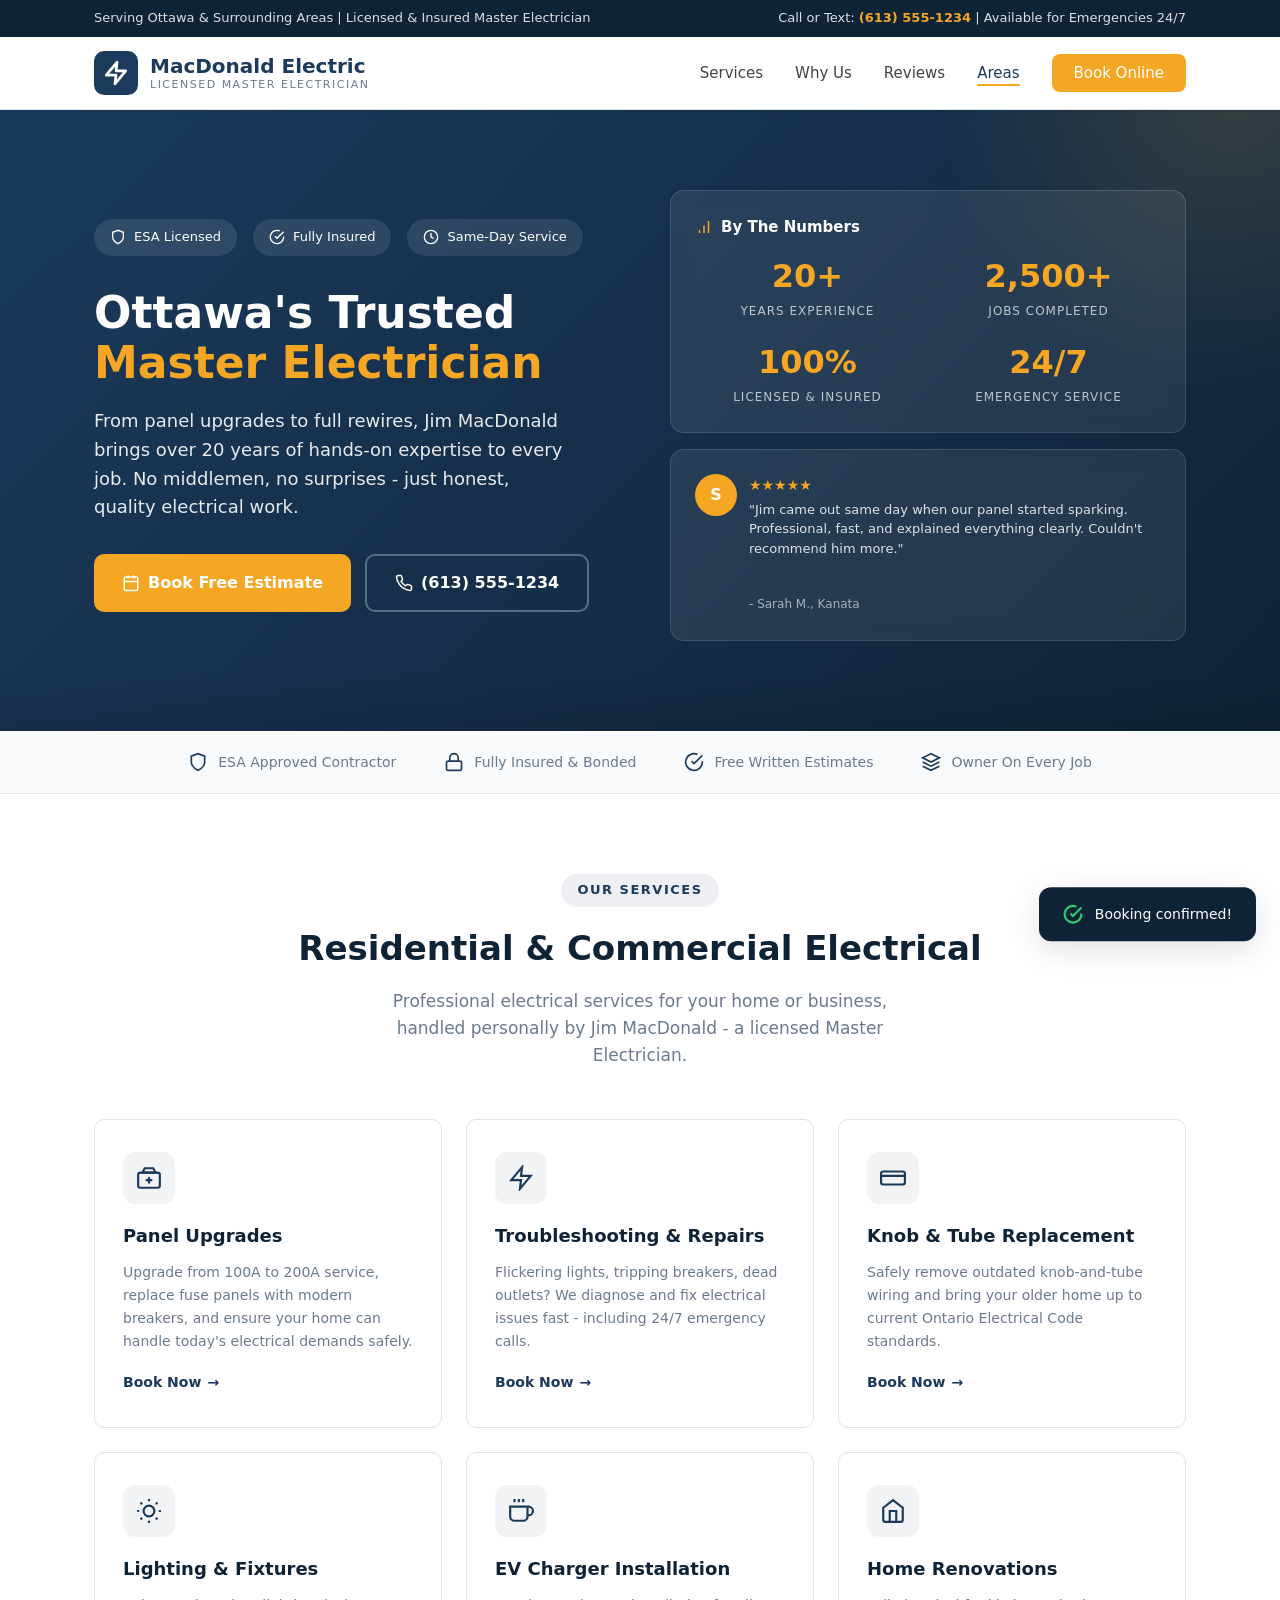
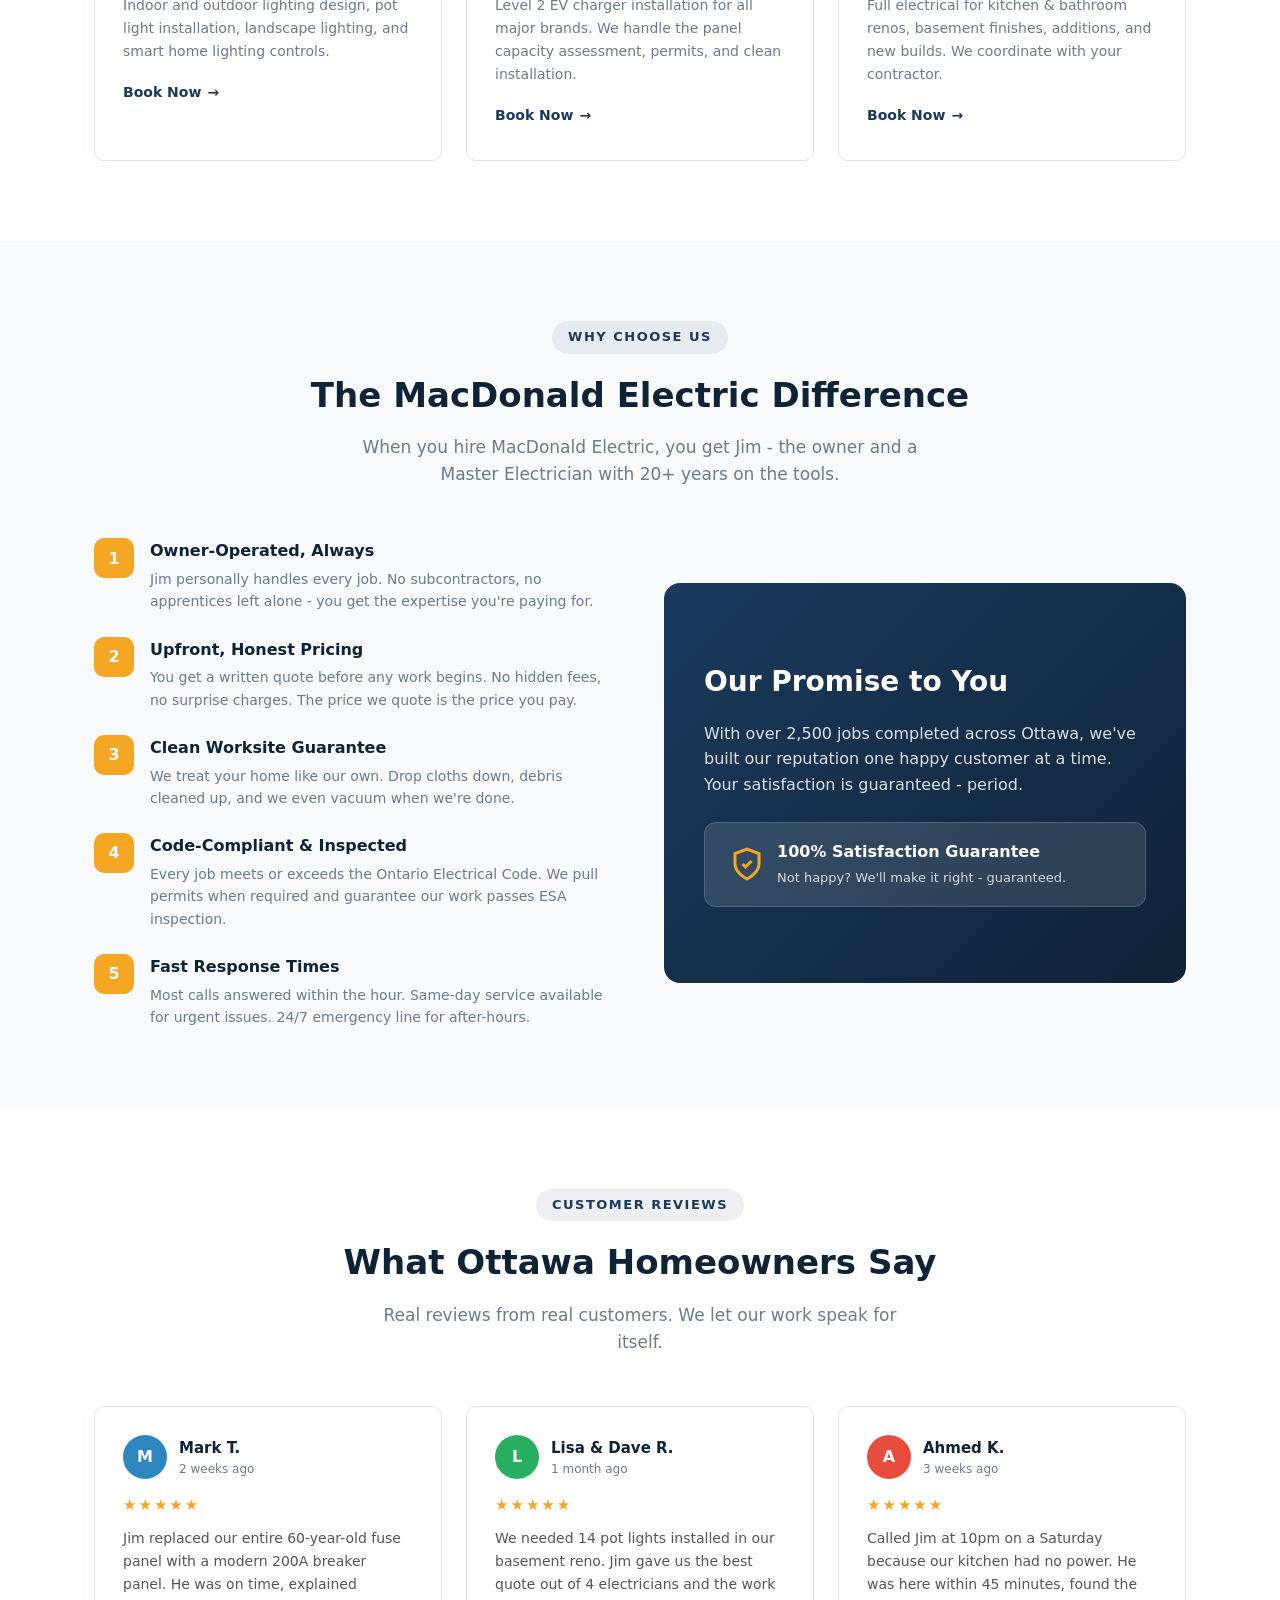
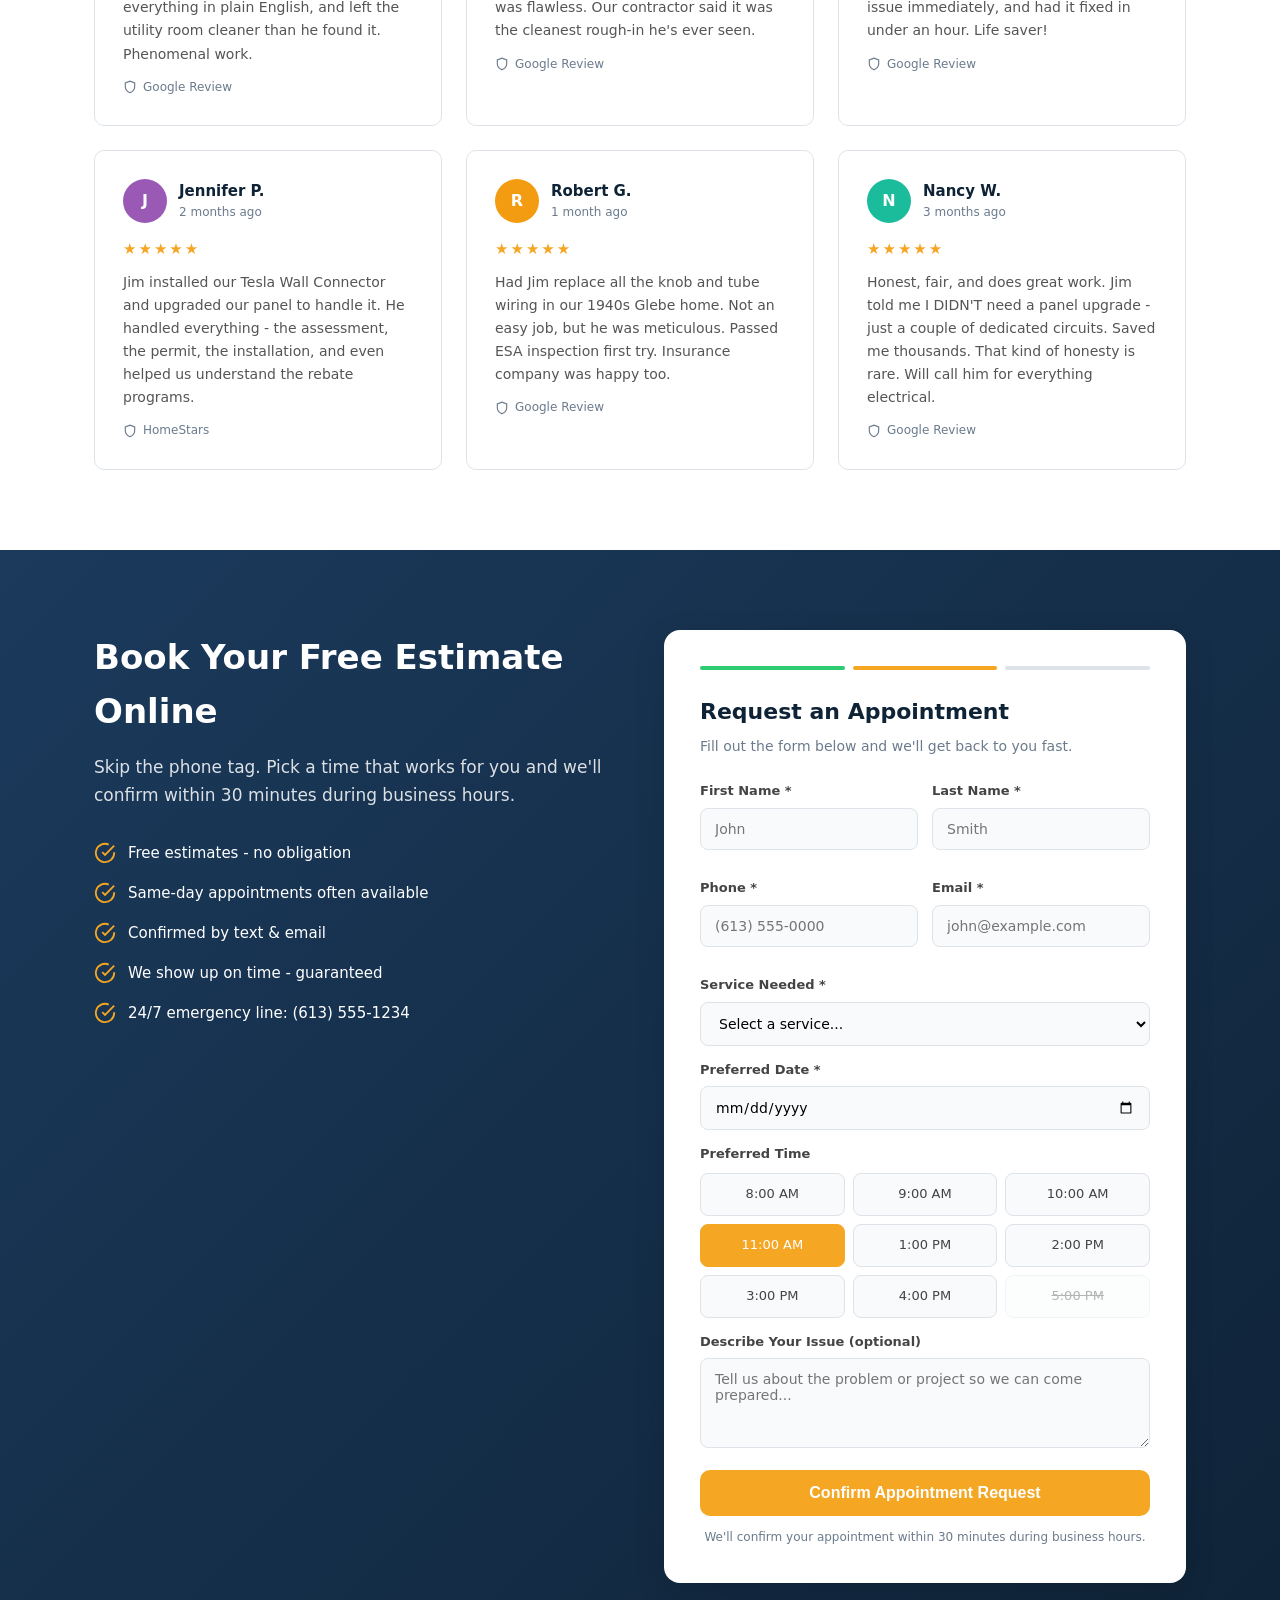
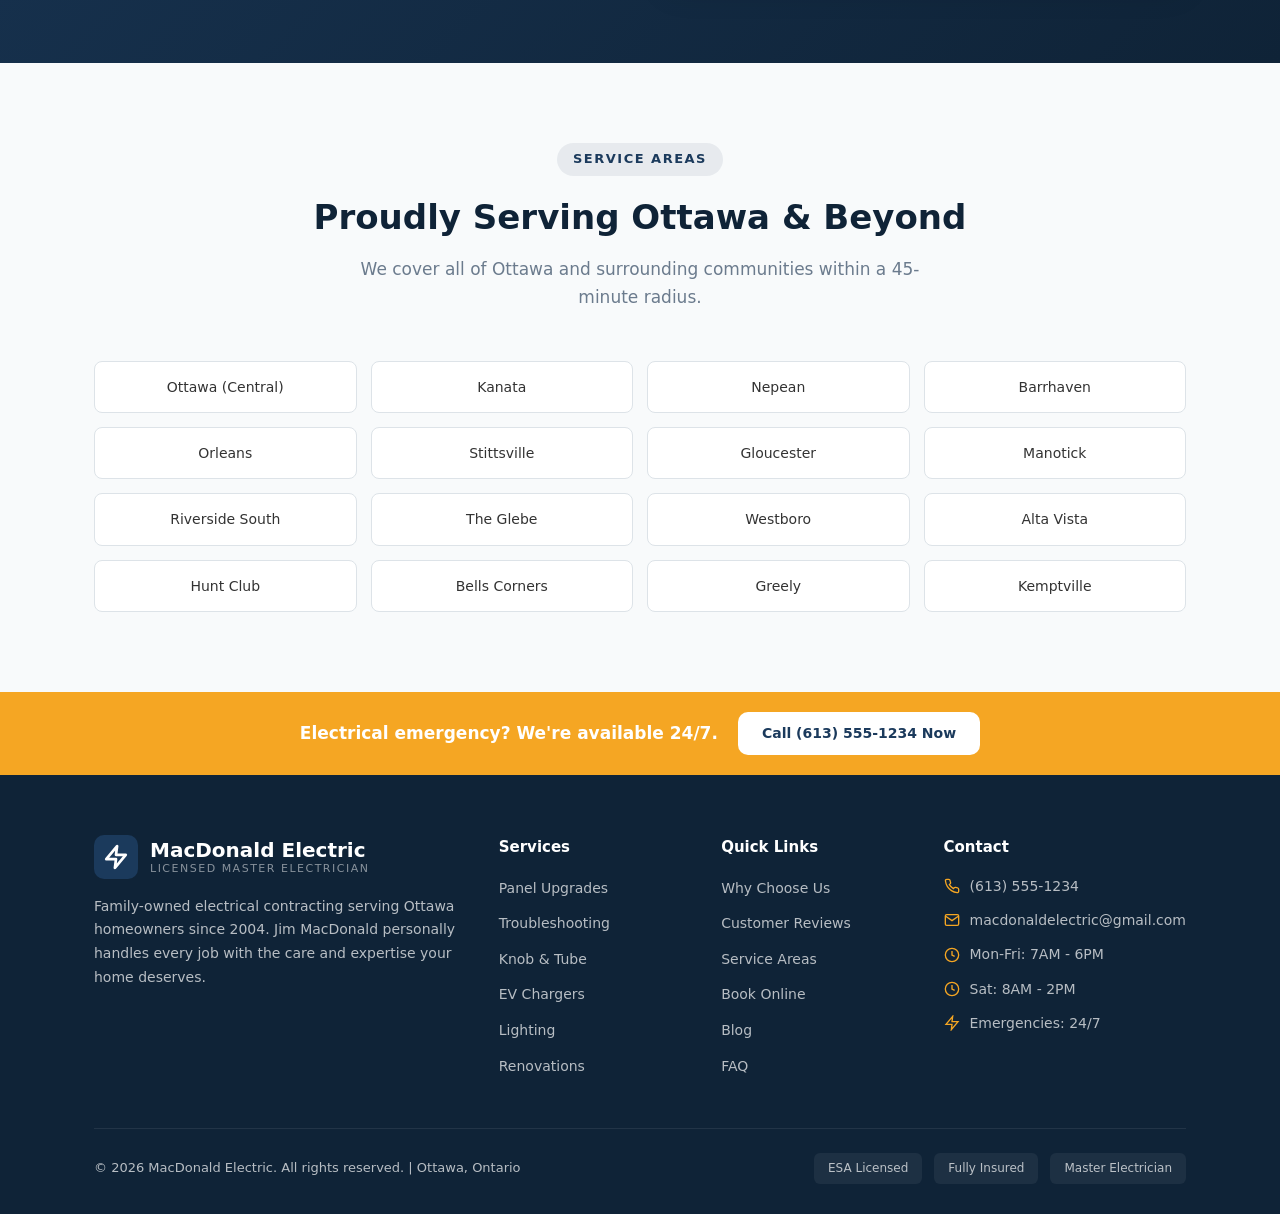
<file: macdonald-electric.html>
<!DOCTYPE html>
<html lang="en">
<!--
  MacDonald Electric - Full Interactive Website

  FORM INTEGRATION INSTRUCTIONS:
  To connect the booking form to receive actual submissions, choose one of these options:

  1. FORMSPREE (Easiest - Free tier available):
     - Go to https://formspree.io/
     - Create a free account
     - Create a new form and get your form ID
     - In the JavaScript (line ~732), uncomment the fetch() call and replace YOUR_FORM_ID with your actual ID
     - Example: https://formspree.io/f/xyzabc123

  2. NETLIFY FORMS (If hosted on Netlify):
     - Add 'data-netlify="true"' attribute to the <form> tag
     - Netlify will automatically handle submissions

  3. CUSTOM BACKEND:
     - Replace the fetch URL with your own API endpoint
     - Ensure CORS is properly configured
     - Return appropriate success/error responses

  The form currently logs data to console for testing purposes.
-->
<head>
<meta charset="UTF-8">
<meta name="viewport" content="width=device-width, initial-scale=1.0">
<title>MacDonald Electric | Licensed Electrician - Ottawa, ON</title>
<meta name="robots" content="noindex, nofollow"><!-- Hidden page - not indexed by search engines -->
<style>
  /* Reset & Base */
  *, *::before, *::after { box-sizing: border-box; margin: 0; padding: 0; }
  :root {
    --primary: #1B3A5C;
    --accent: #F5A623;
    --accent-hover: #E0951A;
    --dark: #0F2337;
    --light: #F8FAFB;
    --gray: #6B7B8D;
    --border: #DDE3E8;
    --success: #2ECC71;
    --white: #FFFFFF;
    --shadow: 0 2px 12px rgba(0,0,0,0.08);
    --shadow-lg: 0 8px 32px rgba(0,0,0,0.12);
    --radius: 10px;
    --transition: all 0.3s ease;
  }
  html { scroll-behavior: smooth; }
  body { font-family: 'Segoe UI', system-ui, -apple-system, sans-serif; color: #333; line-height: 1.6; background: var(--white); }
  img { max-width: 100%; display: block; }
  a { text-decoration: none; color: inherit; }
  .container { max-width: 1140px; margin: 0 auto; padding: 0 24px; }

  /* ===== TOP BAR ===== */
  .top-bar { background: var(--dark); color: rgba(255,255,255,0.85); font-size: 13px; padding: 8px 0; }
  .top-bar .container { display: flex; justify-content: space-between; align-items: center; flex-wrap: wrap; gap: 8px; }
  .top-bar a { color: var(--accent); font-weight: 600; }
  .top-bar a:hover { text-decoration: underline; }

  /* ===== NAVBAR ===== */
  .navbar { background: var(--white); border-bottom: 1px solid var(--border); position: sticky; top: 0; z-index: 1000; box-shadow: 0 1px 4px rgba(0,0,0,0.04); }
  .navbar .container { display: flex; justify-content: space-between; align-items: center; height: 72px; }
  .logo { display: flex; align-items: center; gap: 12px; }
  .logo-icon { width: 44px; height: 44px; background: var(--primary); border-radius: 10px; display: flex; align-items: center; justify-content: center; }
  .logo-icon svg { width: 26px; height: 26px; }
  .logo-text { font-size: 20px; font-weight: 700; color: var(--primary); line-height: 1.2; }
  .logo-text span { display: block; font-size: 11px; font-weight: 500; color: var(--gray); letter-spacing: 1.5px; text-transform: uppercase; }
  .nav-links { display: flex; gap: 32px; align-items: center; list-style: none; }
  .nav-links a { font-size: 15px; font-weight: 500; color: #444; transition: var(--transition); position: relative; }
  .nav-links a:hover, .nav-links a.active { color: var(--primary); }
  .nav-links a.active::after { content: ''; position: absolute; bottom: -4px; left: 0; right: 0; height: 2px; background: var(--accent); border-radius: 2px; }
  .nav-cta { background: var(--accent); color: var(--white) !important; padding: 10px 22px; border-radius: 8px; font-weight: 600; transition: var(--transition); }
  .nav-cta:hover { background: var(--accent-hover); transform: translateY(-1px); }
  .nav-cta::after { display: none !important; }
  .mobile-toggle { display: none; background: none; border: none; cursor: pointer; padding: 8px; }
  .mobile-toggle span { display: block; width: 24px; height: 2px; background: var(--primary); margin: 5px 0; border-radius: 2px; transition: var(--transition); }
  .mobile-toggle.active span:nth-child(1) { transform: rotate(45deg) translateY(10px); }
  .mobile-toggle.active span:nth-child(2) { opacity: 0; }
  .mobile-toggle.active span:nth-child(3) { transform: rotate(-45deg) translateY(-10px); }

  /* ===== HERO ===== */
  .hero { background: linear-gradient(135deg, var(--primary) 0%, var(--dark) 100%); color: var(--white); padding: 80px 0 90px; position: relative; overflow: hidden; }
  .hero::before { content: ''; position: absolute; top: -50%; right: -20%; width: 600px; height: 600px; background: radial-gradient(circle, rgba(245,166,35,0.15) 0%, transparent 70%); pointer-events: none; }
  .hero::after { content: ''; position: absolute; bottom: 0; left: 0; right: 0; height: 60px; background: linear-gradient(transparent, rgba(0,0,0,0.1)); pointer-events: none; }
  .hero .container { display: grid; grid-template-columns: 1fr 1fr; gap: 60px; align-items: center; position: relative; z-index: 1; }
  .hero h1 { font-size: 44px; font-weight: 800; line-height: 1.15; margin-bottom: 18px; }
  .hero h1 em { font-style: normal; color: var(--accent); }
  .hero p { font-size: 18px; opacity: 0.9; margin-bottom: 32px; max-width: 480px; }
  .hero-badges { display: flex; gap: 16px; margin-bottom: 32px; flex-wrap: wrap; }
  .hero-badge { display: flex; align-items: center; gap: 8px; background: rgba(255,255,255,0.1); padding: 8px 16px; border-radius: 100px; font-size: 13px; font-weight: 500; backdrop-filter: blur(4px); }
  .hero-badge svg { width: 16px; height: 16px; flex-shrink: 0; }
  .hero-btns { display: flex; gap: 14px; flex-wrap: wrap; }
  .btn { display: inline-flex; align-items: center; gap: 8px; padding: 14px 28px; border-radius: 10px; font-size: 16px; font-weight: 600; cursor: pointer; border: none; transition: var(--transition); }
  .btn-primary { background: var(--accent); color: var(--white); }
  .btn-primary:hover { background: var(--accent-hover); transform: translateY(-2px); box-shadow: 0 6px 20px rgba(245,166,35,0.3); }
  .btn-outline { background: transparent; color: var(--white); border: 2px solid rgba(255,255,255,0.3); }
  .btn-outline:hover { background: rgba(255,255,255,0.1); border-color: rgba(255,255,255,0.5); }
  .hero-visual { display: flex; flex-direction: column; gap: 16px; }
  .hero-card { background: rgba(255,255,255,0.08); backdrop-filter: blur(10px); border: 1px solid rgba(255,255,255,0.12); border-radius: 14px; padding: 24px; }
  .hero-card h3 { font-size: 15px; font-weight: 600; margin-bottom: 12px; display: flex; align-items: center; gap: 8px; }
  .hero-stats { display: grid; grid-template-columns: 1fr 1fr; gap: 16px; }
  .stat { text-align: center; }
  .stat .num { font-size: 32px; font-weight: 800; color: var(--accent); }
  .stat .label { font-size: 12px; opacity: 0.7; text-transform: uppercase; letter-spacing: 1px; }
  .hero-review { display: flex; gap: 12px; align-items: flex-start; }
  .hero-review-avatar { width: 42px; height: 42px; background: var(--accent); border-radius: 50%; display: flex; align-items: center; justify-content: center; font-weight: 700; font-size: 16px; flex-shrink: 0; }
  .hero-review .stars { color: var(--accent); font-size: 14px; margin-bottom: 4px; }
  .hero-review p { font-size: 13px; opacity: 0.85; line-height: 1.5; }
  .hero-review cite { font-size: 12px; opacity: 0.6; font-style: normal; }

  /* ===== TRUST BAR ===== */
  .trust-bar { background: var(--light); border-bottom: 1px solid var(--border); padding: 20px 0; }
  .trust-items { display: flex; justify-content: center; gap: 48px; flex-wrap: wrap; }
  .trust-item { display: flex; align-items: center; gap: 10px; font-size: 14px; font-weight: 500; color: var(--gray); }
  .trust-item svg { width: 20px; height: 20px; color: var(--primary); }

  /* ===== SECTIONS ===== */
  .section { padding: 80px 0; }
  .section-alt { background: var(--light); }
  .section-header { text-align: center; margin-bottom: 50px; }
  .section-header .tag { display: inline-block; background: rgba(27,58,92,0.08); color: var(--primary); padding: 6px 16px; border-radius: 100px; font-size: 13px; font-weight: 600; text-transform: uppercase; letter-spacing: 1.5px; margin-bottom: 14px; }
  .section-header h2 { font-size: 34px; font-weight: 700; color: var(--dark); margin-bottom: 12px; }
  .section-header p { font-size: 17px; color: var(--gray); max-width: 560px; margin: 0 auto; }

  /* ===== SERVICES ===== */
  .services-grid { display: grid; grid-template-columns: repeat(3, 1fr); gap: 24px; }
  .service-card { background: var(--white); border: 1px solid var(--border); border-radius: var(--radius); padding: 32px 28px; transition: var(--transition); position: relative; overflow: hidden; }
  .service-card:hover { transform: translateY(-4px); box-shadow: var(--shadow-lg); border-color: var(--accent); }
  .service-card::before { content: ''; position: absolute; top: 0; left: 0; right: 0; height: 3px; background: var(--accent); transform: scaleX(0); transition: var(--transition); }
  .service-card:hover::before { transform: scaleX(1); }
  .service-icon { width: 52px; height: 52px; background: rgba(27,58,92,0.06); border-radius: 12px; display: flex; align-items: center; justify-content: center; margin-bottom: 18px; }
  .service-icon svg { width: 26px; height: 26px; color: var(--primary); }
  .service-card h3 { font-size: 18px; font-weight: 700; color: var(--dark); margin-bottom: 10px; }
  .service-card p { font-size: 14px; color: var(--gray); line-height: 1.65; margin-bottom: 16px; }
  .service-link { font-size: 14px; font-weight: 600; color: var(--primary); display: inline-flex; align-items: center; gap: 6px; transition: var(--transition); }
  .service-link:hover { color: var(--accent); gap: 10px; }

  /* ===== WHY US ===== */
  .why-grid { display: grid; grid-template-columns: 1fr 1fr; gap: 48px; align-items: center; }
  .why-list { display: flex; flex-direction: column; gap: 24px; }
  .why-item { display: flex; gap: 16px; }
  .why-num { width: 40px; height: 40px; background: var(--accent); color: var(--white); border-radius: 10px; display: flex; align-items: center; justify-content: center; font-weight: 700; font-size: 16px; flex-shrink: 0; }
  .why-item h4 { font-size: 16px; font-weight: 700; color: var(--dark); margin-bottom: 4px; }
  .why-item p { font-size: 14px; color: var(--gray); }
  .why-image { background: linear-gradient(135deg, var(--primary), var(--dark)); border-radius: 16px; padding: 40px; color: var(--white); min-height: 400px; display: flex; flex-direction: column; justify-content: center; }
  .why-image h3 { font-size: 28px; font-weight: 700; margin-bottom: 16px; }
  .why-image p { opacity: 0.85; margin-bottom: 24px; }
  .guarantee-badge { display: inline-flex; align-items: center; gap: 12px; background: rgba(255,255,255,0.12); padding: 16px 24px; border-radius: 12px; border: 1px solid rgba(255,255,255,0.15); }
  .guarantee-badge svg { width: 36px; height: 36px; color: var(--accent); flex-shrink: 0; }

  /* ===== REVIEWS ===== */
  .reviews-grid { display: grid; grid-template-columns: repeat(3, 1fr); gap: 24px; }
  .review-card { background: var(--white); border: 1px solid var(--border); border-radius: var(--radius); padding: 28px; transition: var(--transition); }
  .review-card:hover { box-shadow: var(--shadow); }
  .review-header { display: flex; align-items: center; gap: 12px; margin-bottom: 14px; }
  .review-avatar { width: 44px; height: 44px; border-radius: 50%; display: flex; align-items: center; justify-content: center; font-weight: 700; color: var(--white); font-size: 16px; }
  .review-name { font-weight: 600; color: var(--dark); font-size: 15px; }
  .review-date { font-size: 12px; color: var(--gray); }
  .review-stars { color: var(--accent); font-size: 15px; margin-bottom: 10px; letter-spacing: 2px; }
  .review-text { font-size: 14px; color: #555; line-height: 1.65; }
  .review-source { font-size: 12px; color: var(--gray); margin-top: 12px; display: flex; align-items: center; gap: 6px; }

  /* ===== BOOKING ===== */
  .booking-section { background: linear-gradient(135deg, var(--primary) 0%, var(--dark) 100%); color: var(--white); padding: 80px 0; }
  .booking-grid { display: grid; grid-template-columns: 1fr 1fr; gap: 48px; align-items: start; }
  .booking-info h2 { font-size: 34px; font-weight: 700; margin-bottom: 16px; }
  .booking-info p { opacity: 0.85; font-size: 17px; margin-bottom: 32px; }
  .booking-perks { display: flex; flex-direction: column; gap: 16px; }
  .booking-perk { display: flex; align-items: center; gap: 12px; font-size: 15px; }
  .booking-perk svg { width: 22px; height: 22px; color: var(--accent); flex-shrink: 0; }
  .booking-form-card { background: var(--white); border-radius: 16px; padding: 36px; box-shadow: var(--shadow-lg); }
  .booking-form-card h3 { color: var(--dark); font-size: 22px; font-weight: 700; margin-bottom: 6px; }
  .booking-form-card .subtitle { color: var(--gray); font-size: 14px; margin-bottom: 24px; }
  .form-row { display: grid; grid-template-columns: 1fr 1fr; gap: 14px; margin-bottom: 14px; }
  .form-group { margin-bottom: 14px; }
  .form-group label { display: block; font-size: 13px; font-weight: 600; color: #444; margin-bottom: 6px; }
  .form-group input, .form-group select, .form-group textarea {
    width: 100%; padding: 12px 14px; border: 1px solid var(--border); border-radius: 8px;
    font-size: 14px; font-family: inherit; transition: var(--transition); background: var(--light);
  }
  .form-group input:focus, .form-group select:focus, .form-group textarea:focus {
    outline: none; border-color: var(--accent); background: var(--white); box-shadow: 0 0 0 3px rgba(245,166,35,0.1);
  }
  .form-group textarea { resize: vertical; min-height: 80px; }
  .form-submit { width: 100%; padding: 14px; background: var(--accent); color: var(--white); border: none; border-radius: 10px; font-size: 16px; font-weight: 700; cursor: pointer; transition: var(--transition); }
  .form-submit:hover { background: var(--accent-hover); transform: translateY(-1px); }
  .form-note { text-align: center; font-size: 12px; color: var(--gray); margin-top: 12px; }

  /* Steps indicator */
  .booking-steps { display: flex; gap: 8px; margin-bottom: 24px; }
  .step { flex: 1; height: 4px; border-radius: 4px; background: var(--border); }
  .step.active { background: var(--accent); }
  .step.done { background: var(--success); }

  /* Date/time picker */
  .time-slots { display: grid; grid-template-columns: repeat(3, 1fr); gap: 8px; margin-top: 8px; }
  .time-slot { padding: 10px; text-align: center; border: 1px solid var(--border); border-radius: 8px; font-size: 13px; font-weight: 500; cursor: pointer; transition: var(--transition); background: var(--light); color: #444; }
  .time-slot:hover { border-color: var(--accent); background: rgba(245,166,35,0.05); }
  .time-slot.selected { background: var(--accent); color: var(--white); border-color: var(--accent); }
  .time-slot.unavailable { opacity: 0.4; cursor: not-allowed; text-decoration: line-through; }

  /* ===== SERVICE AREAS ===== */
  .areas-grid { display: grid; grid-template-columns: repeat(4, 1fr); gap: 14px; }
  .area-tag { background: var(--white); border: 1px solid var(--border); border-radius: 8px; padding: 14px 18px; text-align: center; font-size: 14px; font-weight: 500; transition: var(--transition); }
  .area-tag:hover { border-color: var(--accent); background: rgba(245,166,35,0.04); }

  /* ===== FOOTER ===== */
  .footer { background: var(--dark); color: rgba(255,255,255,0.7); padding: 60px 0 30px; }
  .footer-grid { display: grid; grid-template-columns: 2fr 1fr 1fr 1fr; gap: 40px; margin-bottom: 40px; }
  .footer h4 { color: var(--white); font-size: 15px; font-weight: 600; margin-bottom: 16px; }
  .footer-about p { font-size: 14px; line-height: 1.7; margin-bottom: 16px; }
  .footer-links { list-style: none; }
  .footer-links li { margin-bottom: 10px; }
  .footer-links a { font-size: 14px; transition: var(--transition); }
  .footer-links a:hover { color: var(--accent); }
  .footer-contact-item { display: flex; align-items: center; gap: 10px; margin-bottom: 12px; font-size: 14px; }
  .footer-contact-item svg { width: 16px; height: 16px; color: var(--accent); flex-shrink: 0; }
  .footer-bottom { border-top: 1px solid rgba(255,255,255,0.08); padding-top: 24px; display: flex; justify-content: space-between; align-items: center; font-size: 13px; flex-wrap: wrap; gap: 12px; }
  .footer-badges { display: flex; gap: 12px; }
  .footer-badge { background: rgba(255,255,255,0.06); padding: 6px 14px; border-radius: 6px; font-size: 12px; }

  /* ===== CTA BANNER ===== */
  .cta-banner { background: var(--accent); padding: 20px 0; text-align: center; }
  .cta-banner .container { display: flex; justify-content: center; align-items: center; gap: 20px; flex-wrap: wrap; }
  .cta-banner p { font-size: 17px; font-weight: 600; color: var(--white); }
  .cta-banner .btn { background: var(--white); color: var(--primary); padding: 10px 24px; font-size: 14px; }
  .cta-banner .btn:hover { background: var(--light); }

  /* ===== TOAST / NOTIFICATION ===== */
  .toast { position: fixed; bottom: 24px; right: 24px; background: var(--dark); color: var(--white); padding: 16px 24px; border-radius: 12px; font-size: 14px; display: flex; align-items: center; gap: 12px; box-shadow: var(--shadow-lg); z-index: 9999; transform: translateY(120%); transition: transform 0.4s ease; }
  .toast.show { transform: translateY(0); }
  .toast svg { width: 20px; height: 20px; color: var(--success); flex-shrink: 0; }

  /* ===== RESPONSIVE ===== */
  @media (max-width: 900px) {
    .hero .container, .why-grid, .booking-grid, .footer-grid { grid-template-columns: 1fr; }
    .services-grid, .reviews-grid { grid-template-columns: 1fr 1fr; }
    .areas-grid { grid-template-columns: repeat(3, 1fr); }
    .hero h1 { font-size: 32px; }
    .nav-links {
      display: none;
      position: absolute;
      top: 72px;
      left: 0;
      right: 0;
      background: var(--white);
      flex-direction: column;
      padding: 20px 24px;
      box-shadow: 0 4px 12px rgba(0,0,0,0.1);
      gap: 16px;
    }
    .nav-links.show { display: flex; }
    .mobile-toggle { display: block; }
  }
  @media (max-width: 600px) {
    .services-grid, .reviews-grid { grid-template-columns: 1fr; }
    .areas-grid { grid-template-columns: repeat(2, 1fr); }
    .form-row { grid-template-columns: 1fr; }
    .time-slots { grid-template-columns: repeat(2, 1fr); }
  }

  /* ===== MODAL ===== */
  .modal-overlay { position: fixed; inset: 0; background: rgba(0,0,0,0.5); z-index: 10000; display: none; align-items: center; justify-content: center; backdrop-filter: blur(4px); }
  .modal-overlay.active { display: flex; }
  .modal { background: var(--white); border-radius: 16px; padding: 40px; max-width: 480px; width: 90%; text-align: center; box-shadow: var(--shadow-lg); position: relative; }
  .modal-close { position: absolute; top: 16px; right: 16px; background: none; border: none; font-size: 22px; cursor: pointer; color: var(--gray); width: 32px; height: 32px; border-radius: 50%; display: flex; align-items: center; justify-content: center; }
  .modal-close:hover { background: var(--light); }
  .modal-icon { width: 64px; height: 64px; background: rgba(46,204,113,0.1); border-radius: 50%; display: flex; align-items: center; justify-content: center; margin: 0 auto 20px; }
  .modal-icon svg { width: 32px; height: 32px; color: var(--success); }
  .modal h3 { font-size: 22px; font-weight: 700; color: var(--dark); margin-bottom: 10px; }
  .modal p { font-size: 15px; color: var(--gray); margin-bottom: 24px; line-height: 1.6; }
  .modal .btn { width: 100%; justify-content: center; }

  /* Animations */
  @keyframes fadeUp { from { opacity: 0; transform: translateY(20px); } to { opacity: 1; transform: translateY(0); } }
  .animate { animation: fadeUp 0.6s ease forwards; }
</style>
</head>
<body>

<!-- Top Bar -->
<div class="top-bar">
  <div class="container">
    <span>Serving Ottawa & Surrounding Areas | Licensed & Insured Master Electrician</span>
    <span>Call or Text: <a href="tel:6135551234">(613) 555-1234</a> | Available for Emergencies 24/7</span>
  </div>
</div>

<!-- Navbar -->
<nav class="navbar">
  <div class="container">
    <a href="#" class="logo">
      <div class="logo-icon">
        <svg viewBox="0 0 24 24" fill="none" stroke="white" stroke-width="2.5" stroke-linecap="round" stroke-linejoin="round"><path d="M13 2L3 14h9l-1 8 10-12h-9l1-8z"/></svg>
      </div>
      <div class="logo-text">
        MacDonald Electric
        <span>Licensed Master Electrician</span>
      </div>
    </a>
    <ul class="nav-links">
      <li><a href="#services" class="active">Services</a></li>
      <li><a href="#why-us">Why Us</a></li>
      <li><a href="#reviews">Reviews</a></li>
      <li><a href="#areas">Areas</a></li>
      <li><a href="#booking" class="nav-cta">Book Online</a></li>
    </ul>
    <button class="mobile-toggle" onclick="document.querySelector('.nav-links').style.display=document.querySelector('.nav-links').style.display==='flex'?'none':'flex'">
      <span></span><span></span><span></span>
    </button>
  </div>
</nav>

<!-- Hero -->
<section class="hero">
  <div class="container">
    <div>
      <div class="hero-badges">
        <div class="hero-badge">
          <svg viewBox="0 0 24 24" fill="none" stroke="currentColor" stroke-width="2"><path d="M12 22s8-4 8-10V5l-8-3-8 3v7c0 6 8 10 8 10z"/></svg>
          ESA Licensed
        </div>
        <div class="hero-badge">
          <svg viewBox="0 0 24 24" fill="none" stroke="currentColor" stroke-width="2"><path d="M22 11.08V12a10 10 0 11-5.93-9.14"/><polyline points="22 4 12 14.01 9 11.01"/></svg>
          Fully Insured
        </div>
        <div class="hero-badge">
          <svg viewBox="0 0 24 24" fill="none" stroke="currentColor" stroke-width="2"><circle cx="12" cy="12" r="10"/><polyline points="12 6 12 12 16 14"/></svg>
          Same-Day Service
        </div>
      </div>
      <h1>Ottawa's Trusted<br><em>Master Electrician</em></h1>
      <p>From panel upgrades to full rewires, Jim MacDonald brings over 20 years of hands-on expertise to every job. No middlemen, no surprises - just honest, quality electrical work.</p>
      <div class="hero-btns">
        <a href="#booking" class="btn btn-primary">
          <svg width="18" height="18" viewBox="0 0 24 24" fill="none" stroke="currentColor" stroke-width="2"><rect x="3" y="4" width="18" height="18" rx="2" ry="2"/><line x1="16" y1="2" x2="16" y2="6"/><line x1="8" y1="2" x2="8" y2="6"/><line x1="3" y1="10" x2="21" y2="10"/></svg>
          Book Free Estimate
        </a>
        <a href="tel:6135551234" class="btn btn-outline">
          <svg width="18" height="18" viewBox="0 0 24 24" fill="none" stroke="currentColor" stroke-width="2"><path d="M22 16.92v3a2 2 0 01-2.18 2 19.79 19.79 0 01-8.63-3.07 19.5 19.5 0 01-6-6 19.79 19.79 0 01-3.07-8.67A2 2 0 014.11 2h3a2 2 0 012 1.72c.127.96.361 1.903.7 2.81a2 2 0 01-.45 2.11L8.09 9.91a16 16 0 006 6l1.27-1.27a2 2 0 012.11-.45c.907.339 1.85.573 2.81.7A2 2 0 0122 16.92z"/></svg>
          (613) 555-1234
        </a>
      </div>
    </div>
    <div class="hero-visual">
      <div class="hero-card">
        <h3>
          <svg width="18" height="18" viewBox="0 0 24 24" fill="none" stroke="var(--accent)" stroke-width="2"><path d="M12 20V10M18 20V4M6 20v-4"/></svg>
          By The Numbers
        </h3>
        <div class="hero-stats">
          <div class="stat"><div class="num">20+</div><div class="label">Years Experience</div></div>
          <div class="stat"><div class="num">2,500+</div><div class="label">Jobs Completed</div></div>
          <div class="stat"><div class="num">100%</div><div class="label">Licensed & Insured</div></div>
          <div class="stat"><div class="num">24/7</div><div class="label">Emergency Service</div></div>
        </div>
      </div>
      <div class="hero-card">
        <div class="hero-review">
          <div class="hero-review-avatar">S</div>
          <div>
            <div class="stars">&#9733;&#9733;&#9733;&#9733;&#9733;</div>
            <p>"Jim came out same day when our panel started sparking. Professional, fast, and explained everything clearly. Couldn't recommend him more."</p>
            <cite>- Sarah M., Kanata</cite>
          </div>
        </div>
      </div>
    </div>
  </div>
</section>

<!-- Trust Bar -->
<div class="trust-bar">
  <div class="container">
    <div class="trust-items">
      <div class="trust-item">
        <svg viewBox="0 0 24 24" fill="none" stroke="currentColor" stroke-width="2"><path d="M12 22s8-4 8-10V5l-8-3-8 3v7c0 6 8 10 8 10z"/></svg>
        ESA Approved Contractor
      </div>
      <div class="trust-item">
        <svg viewBox="0 0 24 24" fill="none" stroke="currentColor" stroke-width="2"><rect x="3" y="11" width="18" height="11" rx="2" ry="2"/><path d="M7 11V7a5 5 0 0110 0v4"/></svg>
        Fully Insured & Bonded
      </div>
      <div class="trust-item">
        <svg viewBox="0 0 24 24" fill="none" stroke="currentColor" stroke-width="2"><path d="M22 11.08V12a10 10 0 11-5.93-9.14"/><polyline points="22 4 12 14.01 9 11.01"/></svg>
        Free Written Estimates
      </div>
      <div class="trust-item">
        <svg viewBox="0 0 24 24" fill="none" stroke="currentColor" stroke-width="2"><path d="M12 2L2 7l10 5 10-5-10-5zM2 17l10 5 10-5M2 12l10 5 10-5"/></svg>
        Owner On Every Job
      </div>
    </div>
  </div>
</div>

<!-- Services -->
<section class="section" id="services">
  <div class="container">
    <div class="section-header">
      <div class="tag">Our Services</div>
      <h2>Residential & Commercial Electrical</h2>
      <p>Professional electrical services for your home or business, handled personally by Jim MacDonald - a licensed Master Electrician.</p>
    </div>
    <div class="services-grid">
      <div class="service-card">
        <div class="service-icon">
          <svg viewBox="0 0 24 24" fill="none" stroke="currentColor" stroke-width="2"><rect x="2" y="7" width="20" height="14" rx="2"/><path d="M16 3h-8l-2 4h12z"/><line x1="12" y1="11" x2="12" y2="17"/><line x1="9" y1="14" x2="15" y2="14"/></svg>
        </div>
        <h3>Panel Upgrades</h3>
        <p>Upgrade from 100A to 200A service, replace fuse panels with modern breakers, and ensure your home can handle today's electrical demands safely.</p>
        <a href="#booking" class="service-link">Book Now <span>&rarr;</span></a>
      </div>
      <div class="service-card">
        <div class="service-icon">
          <svg viewBox="0 0 24 24" fill="none" stroke="currentColor" stroke-width="2"><path d="M13 2L3 14h9l-1 8 10-12h-9l1-8z"/></svg>
        </div>
        <h3>Troubleshooting & Repairs</h3>
        <p>Flickering lights, tripping breakers, dead outlets? We diagnose and fix electrical issues fast - including 24/7 emergency calls.</p>
        <a href="#booking" class="service-link">Book Now <span>&rarr;</span></a>
      </div>
      <div class="service-card">
        <div class="service-icon">
          <svg viewBox="0 0 24 24" fill="none" stroke="currentColor" stroke-width="2"><rect x="1" y="6" width="22" height="12" rx="2"/><line x1="1" y1="10" x2="23" y2="10"/></svg>
        </div>
        <h3>Knob & Tube Replacement</h3>
        <p>Safely remove outdated knob-and-tube wiring and bring your older home up to current Ontario Electrical Code standards.</p>
        <a href="#booking" class="service-link">Book Now <span>&rarr;</span></a>
      </div>
      <div class="service-card">
        <div class="service-icon">
          <svg viewBox="0 0 24 24" fill="none" stroke="currentColor" stroke-width="2"><circle cx="12" cy="12" r="5"/><line x1="12" y1="1" x2="12" y2="3"/><line x1="12" y1="21" x2="12" y2="23"/><line x1="4.22" y1="4.22" x2="5.64" y2="5.64"/><line x1="18.36" y1="18.36" x2="19.78" y2="19.78"/><line x1="1" y1="12" x2="3" y2="12"/><line x1="21" y1="12" x2="23" y2="12"/><line x1="4.22" y1="19.78" x2="5.64" y2="18.36"/><line x1="18.36" y1="5.64" x2="19.78" y2="4.22"/></svg>
        </div>
        <h3>Lighting & Fixtures</h3>
        <p>Indoor and outdoor lighting design, pot light installation, landscape lighting, and smart home lighting controls.</p>
        <a href="#booking" class="service-link">Book Now <span>&rarr;</span></a>
      </div>
      <div class="service-card">
        <div class="service-icon">
          <svg viewBox="0 0 24 24" fill="none" stroke="currentColor" stroke-width="2"><path d="M18 8h1a4 4 0 010 8h-1M2 8h16v9a4 4 0 01-4 4H6a4 4 0 01-4-4V8z"/><line x1="6" y1="1" x2="6" y2="4"/><line x1="10" y1="1" x2="10" y2="4"/><line x1="14" y1="1" x2="14" y2="4"/></svg>
        </div>
        <h3>EV Charger Installation</h3>
        <p>Level 2 EV charger installation for all major brands. We handle the panel capacity assessment, permits, and clean installation.</p>
        <a href="#booking" class="service-link">Book Now <span>&rarr;</span></a>
      </div>
      <div class="service-card">
        <div class="service-icon">
          <svg viewBox="0 0 24 24" fill="none" stroke="currentColor" stroke-width="2"><path d="M3 9l9-7 9 7v11a2 2 0 01-2 2H5a2 2 0 01-2-2z"/><polyline points="9 22 9 12 15 12 15 22"/></svg>
        </div>
        <h3>Home Renovations</h3>
        <p>Full electrical for kitchen & bathroom renos, basement finishes, additions, and new builds. We coordinate with your contractor.</p>
        <a href="#booking" class="service-link">Book Now <span>&rarr;</span></a>
      </div>
    </div>
  </div>
</section>

<!-- Why Us -->
<section class="section section-alt" id="why-us">
  <div class="container">
    <div class="section-header">
      <div class="tag">Why Choose Us</div>
      <h2>The MacDonald Electric Difference</h2>
      <p>When you hire MacDonald Electric, you get Jim - the owner and a Master Electrician with 20+ years on the tools.</p>
    </div>
    <div class="why-grid">
      <div class="why-list">
        <div class="why-item">
          <div class="why-num">1</div>
          <div>
            <h4>Owner-Operated, Always</h4>
            <p>Jim personally handles every job. No subcontractors, no apprentices left alone - you get the expertise you're paying for.</p>
          </div>
        </div>
        <div class="why-item">
          <div class="why-num">2</div>
          <div>
            <h4>Upfront, Honest Pricing</h4>
            <p>You get a written quote before any work begins. No hidden fees, no surprise charges. The price we quote is the price you pay.</p>
          </div>
        </div>
        <div class="why-item">
          <div class="why-num">3</div>
          <div>
            <h4>Clean Worksite Guarantee</h4>
            <p>We treat your home like our own. Drop cloths down, debris cleaned up, and we even vacuum when we're done.</p>
          </div>
        </div>
        <div class="why-item">
          <div class="why-num">4</div>
          <div>
            <h4>Code-Compliant & Inspected</h4>
            <p>Every job meets or exceeds the Ontario Electrical Code. We pull permits when required and guarantee our work passes ESA inspection.</p>
          </div>
        </div>
        <div class="why-item">
          <div class="why-num">5</div>
          <div>
            <h4>Fast Response Times</h4>
            <p>Most calls answered within the hour. Same-day service available for urgent issues. 24/7 emergency line for after-hours.</p>
          </div>
        </div>
      </div>
      <div class="why-image">
        <h3>Our Promise to You</h3>
        <p>With over 2,500 jobs completed across Ottawa, we've built our reputation one happy customer at a time. Your satisfaction is guaranteed - period.</p>
        <div class="guarantee-badge">
          <svg viewBox="0 0 24 24" fill="none" stroke="currentColor" stroke-width="2"><path d="M12 22s8-4 8-10V5l-8-3-8 3v7c0 6 8 10 8 10z"/><polyline points="9 12 11 14 15 10" stroke="var(--accent)"/></svg>
          <div>
            <strong style="display:block;font-size:16px;">100% Satisfaction Guarantee</strong>
            <span style="font-size:13px;opacity:0.8;">Not happy? We'll make it right - guaranteed.</span>
          </div>
        </div>
      </div>
    </div>
  </div>
</section>

<!-- Reviews -->
<section class="section" id="reviews">
  <div class="container">
    <div class="section-header">
      <div class="tag">Customer Reviews</div>
      <h2>What Ottawa Homeowners Say</h2>
      <p>Real reviews from real customers. We let our work speak for itself.</p>
    </div>
    <div class="reviews-grid">
      <div class="review-card">
        <div class="review-header">
          <div class="review-avatar" style="background:#2E86C1;">M</div>
          <div>
            <div class="review-name">Mark T.</div>
            <div class="review-date">2 weeks ago</div>
          </div>
        </div>
        <div class="review-stars">&#9733;&#9733;&#9733;&#9733;&#9733;</div>
        <div class="review-text">Jim replaced our entire 60-year-old fuse panel with a modern 200A breaker panel. He was on time, explained everything in plain English, and left the utility room cleaner than he found it. Phenomenal work.</div>
        <div class="review-source">
          <svg viewBox="0 0 24 24" width="14" height="14" fill="none" stroke="currentColor" stroke-width="2"><path d="M12 22s8-4 8-10V5l-8-3-8 3v7c0 6 8 10 8 10z"/></svg>
          Google Review
        </div>
      </div>
      <div class="review-card">
        <div class="review-header">
          <div class="review-avatar" style="background:#27AE60;">L</div>
          <div>
            <div class="review-name">Lisa & Dave R.</div>
            <div class="review-date">1 month ago</div>
          </div>
        </div>
        <div class="review-stars">&#9733;&#9733;&#9733;&#9733;&#9733;</div>
        <div class="review-text">We needed 14 pot lights installed in our basement reno. Jim gave us the best quote out of 4 electricians and the work was flawless. Our contractor said it was the cleanest rough-in he's ever seen.</div>
        <div class="review-source">
          <svg viewBox="0 0 24 24" width="14" height="14" fill="none" stroke="currentColor" stroke-width="2"><path d="M12 22s8-4 8-10V5l-8-3-8 3v7c0 6 8 10 8 10z"/></svg>
          Google Review
        </div>
      </div>
      <div class="review-card">
        <div class="review-header">
          <div class="review-avatar" style="background:#E74C3C;">A</div>
          <div>
            <div class="review-name">Ahmed K.</div>
            <div class="review-date">3 weeks ago</div>
          </div>
        </div>
        <div class="review-stars">&#9733;&#9733;&#9733;&#9733;&#9733;</div>
        <div class="review-text">Called Jim at 10pm on a Saturday because our kitchen had no power. He was here within 45 minutes, found the issue immediately, and had it fixed in under an hour. Life saver!</div>
        <div class="review-source">
          <svg viewBox="0 0 24 24" width="14" height="14" fill="none" stroke="currentColor" stroke-width="2"><path d="M12 22s8-4 8-10V5l-8-3-8 3v7c0 6 8 10 8 10z"/></svg>
          Google Review
        </div>
      </div>
      <div class="review-card">
        <div class="review-header">
          <div class="review-avatar" style="background:#9B59B6;">J</div>
          <div>
            <div class="review-name">Jennifer P.</div>
            <div class="review-date">2 months ago</div>
          </div>
        </div>
        <div class="review-stars">&#9733;&#9733;&#9733;&#9733;&#9733;</div>
        <div class="review-text">Jim installed our Tesla Wall Connector and upgraded our panel to handle it. He handled everything - the assessment, the permit, the installation, and even helped us understand the rebate programs.</div>
        <div class="review-source">
          <svg viewBox="0 0 24 24" width="14" height="14" fill="none" stroke="currentColor" stroke-width="2"><path d="M12 22s8-4 8-10V5l-8-3-8 3v7c0 6 8 10 8 10z"/></svg>
          HomeStars
        </div>
      </div>
      <div class="review-card">
        <div class="review-header">
          <div class="review-avatar" style="background:#F39C12;">R</div>
          <div>
            <div class="review-name">Robert G.</div>
            <div class="review-date">1 month ago</div>
          </div>
        </div>
        <div class="review-stars">&#9733;&#9733;&#9733;&#9733;&#9733;</div>
        <div class="review-text">Had Jim replace all the knob and tube wiring in our 1940s Glebe home. Not an easy job, but he was meticulous. Passed ESA inspection first try. Insurance company was happy too.</div>
        <div class="review-source">
          <svg viewBox="0 0 24 24" width="14" height="14" fill="none" stroke="currentColor" stroke-width="2"><path d="M12 22s8-4 8-10V5l-8-3-8 3v7c0 6 8 10 8 10z"/></svg>
          Google Review
        </div>
      </div>
      <div class="review-card">
        <div class="review-header">
          <div class="review-avatar" style="background:#1ABC9C;">N</div>
          <div>
            <div class="review-name">Nancy W.</div>
            <div class="review-date">3 months ago</div>
          </div>
        </div>
        <div class="review-stars">&#9733;&#9733;&#9733;&#9733;&#9733;</div>
        <div class="review-text">Honest, fair, and does great work. Jim told me I DIDN'T need a panel upgrade - just a couple of dedicated circuits. Saved me thousands. That kind of honesty is rare. Will call him for everything electrical.</div>
        <div class="review-source">
          <svg viewBox="0 0 24 24" width="14" height="14" fill="none" stroke="currentColor" stroke-width="2"><path d="M12 22s8-4 8-10V5l-8-3-8 3v7c0 6 8 10 8 10z"/></svg>
          Google Review
        </div>
      </div>
    </div>
  </div>
</section>

<!-- Booking Section -->
<section class="booking-section" id="booking">
  <div class="container">
    <div class="booking-grid">
      <div class="booking-info">
        <h2>Book Your Free Estimate Online</h2>
        <p>Skip the phone tag. Pick a time that works for you and we'll confirm within 30 minutes during business hours.</p>
        <div class="booking-perks">
          <div class="booking-perk">
            <svg viewBox="0 0 24 24" fill="none" stroke="currentColor" stroke-width="2"><path d="M22 11.08V12a10 10 0 11-5.93-9.14"/><polyline points="22 4 12 14.01 9 11.01"/></svg>
            Free estimates - no obligation
          </div>
          <div class="booking-perk">
            <svg viewBox="0 0 24 24" fill="none" stroke="currentColor" stroke-width="2"><path d="M22 11.08V12a10 10 0 11-5.93-9.14"/><polyline points="22 4 12 14.01 9 11.01"/></svg>
            Same-day appointments often available
          </div>
          <div class="booking-perk">
            <svg viewBox="0 0 24 24" fill="none" stroke="currentColor" stroke-width="2"><path d="M22 11.08V12a10 10 0 11-5.93-9.14"/><polyline points="22 4 12 14.01 9 11.01"/></svg>
            Confirmed by text & email
          </div>
          <div class="booking-perk">
            <svg viewBox="0 0 24 24" fill="none" stroke="currentColor" stroke-width="2"><path d="M22 11.08V12a10 10 0 11-5.93-9.14"/><polyline points="22 4 12 14.01 9 11.01"/></svg>
            We show up on time - guaranteed
          </div>
          <div class="booking-perk">
            <svg viewBox="0 0 24 24" fill="none" stroke="currentColor" stroke-width="2"><path d="M22 11.08V12a10 10 0 11-5.93-9.14"/><polyline points="22 4 12 14.01 9 11.01"/></svg>
            24/7 emergency line: (613) 555-1234
          </div>
        </div>
      </div>
      <div class="booking-form-card">
        <div class="booking-steps">
          <div class="step done" id="step1"></div>
          <div class="step active" id="step2"></div>
          <div class="step" id="step3"></div>
        </div>
        <h3>Request an Appointment</h3>
        <p class="subtitle">Fill out the form below and we'll get back to you fast.</p>
        <form id="bookingForm" onsubmit="handleBooking(event)">
          <div class="form-row">
            <div class="form-group">
              <label>First Name *</label>
              <input type="text" name="firstName" id="firstName" placeholder="John" required minlength="2">
            </div>
            <div class="form-group">
              <label>Last Name *</label>
              <input type="text" name="lastName" id="lastName" placeholder="Smith" required minlength="2">
            </div>
          </div>
          <div class="form-row">
            <div class="form-group">
              <label>Phone *</label>
              <input type="tel" name="phone" id="phone" placeholder="(613) 555-0000" required pattern="[\d\s\(\)\-\+]+" oninput="formatPhone(this)">
            </div>
            <div class="form-group">
              <label>Email *</label>
              <input type="email" name="email" id="email" placeholder="john@example.com" required>
            </div>
          </div>
          <div class="form-group">
            <label>Service Needed *</label>
            <select name="service" id="service" required>
              <option value="">Select a service...</option>
              <option value="panel-upgrade">Panel Upgrade (100A to 200A)</option>
              <option value="troubleshooting">Electrical Troubleshooting / Repair</option>
              <option value="knob-tube">Knob & Tube Wiring Replacement</option>
              <option value="lighting">Lighting / Fixture Installation</option>
              <option value="ev-charger">EV Charger Installation</option>
              <option value="renovation">Home Renovation Electrical</option>
              <option value="new-construction">New Construction Wiring</option>
              <option value="smoke-detector">Smoke / CO Detector Installation</option>
              <option value="generator">Generator Installation</option>
              <option value="emergency">Emergency - Need Help ASAP</option>
              <option value="other">Other (describe below)</option>
            </select>
          </div>
          <div class="form-group">
            <label>Preferred Date *</label>
            <input type="date" name="date" id="date" required>
          </div>
          <div class="form-group">
            <label>Preferred Time</label>
            <input type="hidden" name="time" id="selectedTime" value="11:00 AM">
            <div class="time-slots">
              <div class="time-slot" onclick="selectTime(this)" data-time="8:00 AM">8:00 AM</div>
              <div class="time-slot" onclick="selectTime(this)" data-time="9:00 AM">9:00 AM</div>
              <div class="time-slot" onclick="selectTime(this)" data-time="10:00 AM">10:00 AM</div>
              <div class="time-slot selected" onclick="selectTime(this)" data-time="11:00 AM">11:00 AM</div>
              <div class="time-slot" onclick="selectTime(this)" data-time="1:00 PM">1:00 PM</div>
              <div class="time-slot" onclick="selectTime(this)" data-time="2:00 PM">2:00 PM</div>
              <div class="time-slot" onclick="selectTime(this)" data-time="3:00 PM">3:00 PM</div>
              <div class="time-slot" onclick="selectTime(this)" data-time="4:00 PM">4:00 PM</div>
              <div class="time-slot unavailable" data-time="5:00 PM">5:00 PM</div>
            </div>
          </div>
          <div class="form-group">
            <label>Describe Your Issue (optional)</label>
            <textarea name="description" id="description" placeholder="Tell us about the problem or project so we can come prepared..." rows="4"></textarea>
          </div>
          <button type="submit" class="form-submit" id="submitBtn">
            Confirm Appointment Request
          </button>
          <p class="form-note">We'll confirm your appointment within 30 minutes during business hours.</p>
        </form>
      </div>
    </div>
  </div>
</section>

<!-- Service Areas -->
<section class="section section-alt" id="areas">
  <div class="container">
    <div class="section-header">
      <div class="tag">Service Areas</div>
      <h2>Proudly Serving Ottawa & Beyond</h2>
      <p>We cover all of Ottawa and surrounding communities within a 45-minute radius.</p>
    </div>
    <div class="areas-grid">
      <div class="area-tag">Ottawa (Central)</div>
      <div class="area-tag">Kanata</div>
      <div class="area-tag">Nepean</div>
      <div class="area-tag">Barrhaven</div>
      <div class="area-tag">Orleans</div>
      <div class="area-tag">Stittsville</div>
      <div class="area-tag">Gloucester</div>
      <div class="area-tag">Manotick</div>
      <div class="area-tag">Riverside South</div>
      <div class="area-tag">The Glebe</div>
      <div class="area-tag">Westboro</div>
      <div class="area-tag">Alta Vista</div>
      <div class="area-tag">Hunt Club</div>
      <div class="area-tag">Bells Corners</div>
      <div class="area-tag">Greely</div>
      <div class="area-tag">Kemptville</div>
    </div>
  </div>
</section>

<!-- CTA Banner -->
<div class="cta-banner">
  <div class="container">
    <p>Electrical emergency? We're available 24/7.</p>
    <a href="tel:6135551234" class="btn">Call (613) 555-1234 Now</a>
  </div>
</div>

<!-- Footer -->
<footer class="footer">
  <div class="container">
    <div class="footer-grid">
      <div class="footer-about">
        <div class="logo" style="margin-bottom:16px;">
          <div class="logo-icon">
            <svg viewBox="0 0 24 24" fill="none" stroke="white" stroke-width="2.5" stroke-linecap="round" stroke-linejoin="round"><path d="M13 2L3 14h9l-1 8 10-12h-9l1-8z"/></svg>
          </div>
          <div class="logo-text" style="color:white;">
            MacDonald Electric
            <span style="color:rgba(255,255,255,0.5);">Licensed Master Electrician</span>
          </div>
        </div>
        <p>Family-owned electrical contracting serving Ottawa homeowners since 2004. Jim MacDonald personally handles every job with the care and expertise your home deserves.</p>
      </div>
      <div>
        <h4>Services</h4>
        <ul class="footer-links">
          <li><a href="#services">Panel Upgrades</a></li>
          <li><a href="#services">Troubleshooting</a></li>
          <li><a href="#services">Knob & Tube</a></li>
          <li><a href="#services">EV Chargers</a></li>
          <li><a href="#services">Lighting</a></li>
          <li><a href="#services">Renovations</a></li>
        </ul>
      </div>
      <div>
        <h4>Quick Links</h4>
        <ul class="footer-links">
          <li><a href="#why-us">Why Choose Us</a></li>
          <li><a href="#reviews">Customer Reviews</a></li>
          <li><a href="#areas">Service Areas</a></li>
          <li><a href="#booking">Book Online</a></li>
          <li><a href="#">Blog</a></li>
          <li><a href="#">FAQ</a></li>
        </ul>
      </div>
      <div>
        <h4>Contact</h4>
        <div class="footer-contact-item">
          <svg viewBox="0 0 24 24" fill="none" stroke="currentColor" stroke-width="2"><path d="M22 16.92v3a2 2 0 01-2.18 2 19.79 19.79 0 01-8.63-3.07 19.5 19.5 0 01-6-6 19.79 19.79 0 01-3.07-8.67A2 2 0 014.11 2h3a2 2 0 012 1.72c.127.96.361 1.903.7 2.81a2 2 0 01-.45 2.11L8.09 9.91a16 16 0 006 6l1.27-1.27a2 2 0 012.11-.45c.907.339 1.85.573 2.81.7A2 2 0 0122 16.92z"/></svg>
          (613) 555-1234
        </div>
        <div class="footer-contact-item">
          <svg viewBox="0 0 24 24" fill="none" stroke="currentColor" stroke-width="2"><path d="M4 4h16c1.1 0 2 .9 2 2v12c0 1.1-.9 2-2 2H4c-1.1 0-2-.9-2-2V6c0-1.1.9-2 2-2z"/><polyline points="22,6 12,13 2,6"/></svg>
          macdonaldelectric@gmail.com
        </div>
        <div class="footer-contact-item">
          <svg viewBox="0 0 24 24" fill="none" stroke="currentColor" stroke-width="2"><circle cx="12" cy="12" r="10"/><polyline points="12 6 12 12 16 14"/></svg>
          Mon-Fri: 7AM - 6PM
        </div>
        <div class="footer-contact-item">
          <svg viewBox="0 0 24 24" fill="none" stroke="currentColor" stroke-width="2"><circle cx="12" cy="12" r="10"/><polyline points="12 6 12 12 16 14"/></svg>
          Sat: 8AM - 2PM
        </div>
        <div class="footer-contact-item">
          <svg viewBox="0 0 24 24" fill="none" stroke="currentColor" stroke-width="2"><path d="M13 2L3 14h9l-1 8 10-12h-9l1-8z"/></svg>
          Emergencies: 24/7
        </div>
      </div>
    </div>
    <div class="footer-bottom">
      <span>&copy; 2026 MacDonald Electric. All rights reserved. | Ottawa, Ontario</span>
      <div class="footer-badges">
        <span class="footer-badge">ESA Licensed</span>
        <span class="footer-badge">Fully Insured</span>
        <span class="footer-badge">Master Electrician</span>
      </div>
    </div>
  </div>
</footer>

<!-- Success Modal -->
<div class="modal-overlay" id="successModal">
  <div class="modal">
    <button class="modal-close" onclick="closeModal()">&times;</button>
    <div class="modal-icon">
      <svg viewBox="0 0 24 24" fill="none" stroke="currentColor" stroke-width="2.5"><path d="M22 11.08V12a10 10 0 11-5.93-9.14"/><polyline points="22 4 12 14.01 9 11.01"/></svg>
    </div>
    <h3>Appointment Requested!</h3>
    <p>Thanks! Jim will review your request and confirm your appointment within 30 minutes during business hours. You'll receive a confirmation by text and email.</p>
    <button class="btn btn-primary" onclick="closeModal()" style="width:100%;justify-content:center;">Got It</button>
  </div>
</div>

<!-- Toast -->
<div class="toast" id="toast">
  <svg viewBox="0 0 24 24" fill="none" stroke="currentColor" stroke-width="2.5"><path d="M22 11.08V12a10 10 0 11-5.93-9.14"/><polyline points="22 4 12 14.01 9 11.01"/></svg>
  <span id="toastMsg">Booking confirmed!</span>
</div>

<script>
// Phone number formatting
function formatPhone(input) {
  let value = input.value.replace(/\D/g, '');
  if (value.length > 10) value = value.substring(0, 10);

  if (value.length >= 6) {
    input.value = `(${value.substring(0,3)}) ${value.substring(3,6)}-${value.substring(6)}`;
  } else if (value.length >= 3) {
    input.value = `(${value.substring(0,3)}) ${value.substring(3)}`;
  } else {
    input.value = value;
  }
}

// Time slot selection
function selectTime(el) {
  if (el.classList.contains('unavailable')) return;
  document.querySelectorAll('.time-slot').forEach(s => s.classList.remove('selected'));
  el.classList.add('selected');
  document.getElementById('selectedTime').value = el.getAttribute('data-time');
}

// Form submission handler
async function handleBooking(e) {
  e.preventDefault();

  const submitBtn = document.getElementById('submitBtn');
  const originalText = submitBtn.textContent;
  submitBtn.textContent = 'Submitting...';
  submitBtn.disabled = true;

  // Collect form data
  const formData = new FormData(e.target);
  const data = Object.fromEntries(formData.entries());

  console.log('Form data:', data); // For demonstration

  // Simulate API call (replace with actual endpoint)
  try {
    // Uncomment and replace with your actual form endpoint:
    // const response = await fetch('https://formspree.io/f/YOUR_FORM_ID', {
    //   method: 'POST',
    //   body: formData,
    //   headers: { 'Accept': 'application/json' }
    // });

    // Simulate delay
    await new Promise(resolve => setTimeout(resolve, 1000));

    // Animate steps
    document.getElementById('step2').classList.remove('active');
    document.getElementById('step2').classList.add('done');
    document.getElementById('step3').classList.add('done');

    // Reset form
    e.target.reset();
    document.querySelectorAll('.time-slot').forEach(s => s.classList.remove('selected'));
    document.querySelector('.time-slot[data-time="11:00 AM"]').classList.add('selected');

    // Show modal
    document.getElementById('successModal').classList.add('active');

    // Send confirmation email (simulated)
    console.log('📧 Confirmation email would be sent to:', data.email);

  } catch (error) {
    console.error('Submission error:', error);
    showToast('Oops! Something went wrong. Please call us at (613) 555-1234.');
  } finally {
    submitBtn.textContent = originalText;
    submitBtn.disabled = false;
  }
}

// Modal controls
function closeModal() {
  document.getElementById('successModal').classList.remove('active');
  showToast('Appointment request sent! Check your email for confirmation.');

  // Reset form progress indicator
  setTimeout(() => {
    document.getElementById('step2').classList.add('active');
    document.getElementById('step2').classList.remove('done');
    document.getElementById('step3').classList.remove('done');
  }, 300);
}

// Toast notification
function showToast(msg) {
  const toast = document.getElementById('toast');
  document.getElementById('toastMsg').textContent = msg;
  toast.classList.add('show');
  setTimeout(() => toast.classList.remove('show'), 4000);
}

// Initialize on page load
document.addEventListener('DOMContentLoaded', function() {
  // Set minimum date to today
  const dateInput = document.getElementById('date');
  if (dateInput) {
    const today = new Date().toISOString().split('T')[0];
    dateInput.setAttribute('min', today);

    // Validate date on change
    dateInput.addEventListener('change', function() {
      if (this.value < today) {
        this.value = today;
        showToast('Please select a date in the future.');
      }
    });
  }

  // Mobile menu toggle
  const mobileToggle = document.querySelector('.mobile-toggle');
  const navLinks = document.querySelector('.nav-links');

  if (mobileToggle && navLinks) {
    mobileToggle.addEventListener('click', function() {
      navLinks.classList.toggle('show');
      this.classList.toggle('active');
    });

    // Close mobile menu when clicking a link
    navLinks.querySelectorAll('a').forEach(link => {
      link.addEventListener('click', function() {
        if (window.innerWidth <= 900) {
          navLinks.classList.remove('show');
          mobileToggle.classList.remove('active');
        }
      });
    });

    // Close mobile menu when clicking outside
    document.addEventListener('click', function(e) {
      if (!navLinks.contains(e.target) && !mobileToggle.contains(e.target) && navLinks.classList.contains('show')) {
        navLinks.classList.remove('show');
        mobileToggle.classList.remove('active');
      }
    });
  }

  // Close modal when clicking outside
  document.getElementById('successModal').addEventListener('click', function(e) {
    if (e.target === this) {
      closeModal();
    }
  });

  // Form autosave (optional - saves to localStorage)
  const form = document.getElementById('bookingForm');
  const formFields = form.querySelectorAll('input, select, textarea');

  // Load saved data
  formFields.forEach(field => {
    if (field.name && field.type !== 'submit') {
      const saved = localStorage.getItem('booking_' + field.name);
      if (saved && field.type !== 'date') {
        field.value = saved;
      }
    }
  });

  // Save on input
  formFields.forEach(field => {
    field.addEventListener('input', function() {
      if (this.name) {
        localStorage.setItem('booking_' + this.name, this.value);
      }
    });
  });

  // Clear saved data on successful submission
  form.addEventListener('submit', function() {
    setTimeout(() => {
      formFields.forEach(field => {
        if (field.name) {
          localStorage.removeItem('booking_' + field.name);
        }
      });
    }, 1500);
  });
});

// Smooth scroll for anchor links
document.querySelectorAll('a[href^="#"]').forEach(anchor => {
  anchor.addEventListener('click', function(e) {
    const href = this.getAttribute('href');
    if (href === '#') return;

    const target = document.querySelector(href);
    if (target) {
      e.preventDefault();
      target.scrollIntoView({ behavior: 'smooth', block: 'start' });
    }
  });
});

// Navbar active state on scroll
window.addEventListener('scroll', () => {
  const sections = document.querySelectorAll('section[id]');
  const scrollPos = window.scrollY + 100;

  sections.forEach(section => {
    const top = section.offsetTop;
    const height = section.offsetHeight;
    const id = section.getAttribute('id');
    const link = document.querySelector(`.nav-links a[href="#${id}"]`);

    if (link) {
      if (scrollPos >= top && scrollPos < top + height) {
        document.querySelectorAll('.nav-links a').forEach(a => a.classList.remove('active'));
        link.classList.add('active');
      }
    }
  });
});

// Add animation on scroll
const observerOptions = {
  threshold: 0.1,
  rootMargin: '0px 0px -50px 0px'
};

const observer = new IntersectionObserver((entries) => {
  entries.forEach(entry => {
    if (entry.isIntersecting) {
      entry.target.classList.add('animate');
    }
  });
}, observerOptions);

// Observe service cards, reviews, etc.
document.querySelectorAll('.service-card, .review-card, .why-item').forEach(el => {
  observer.observe(el);
});
</script>
</body>
</html>
</file>
